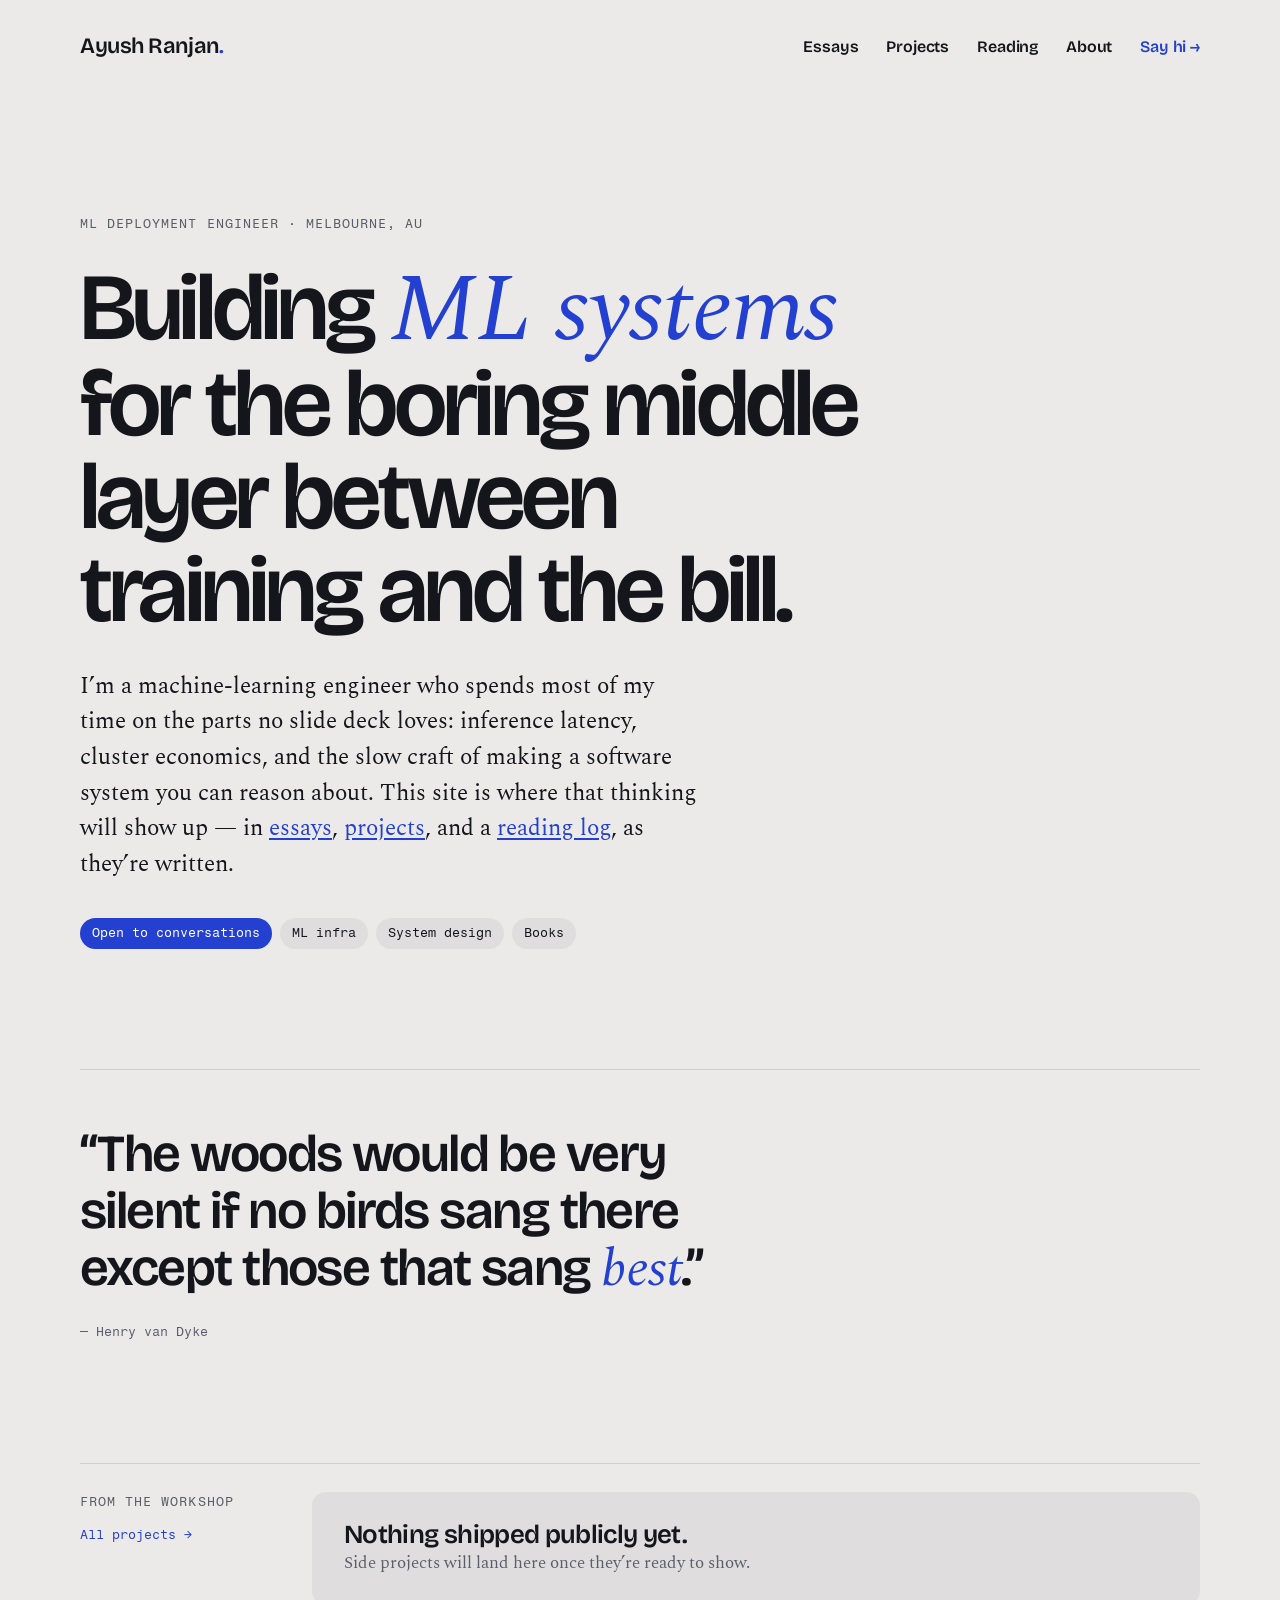
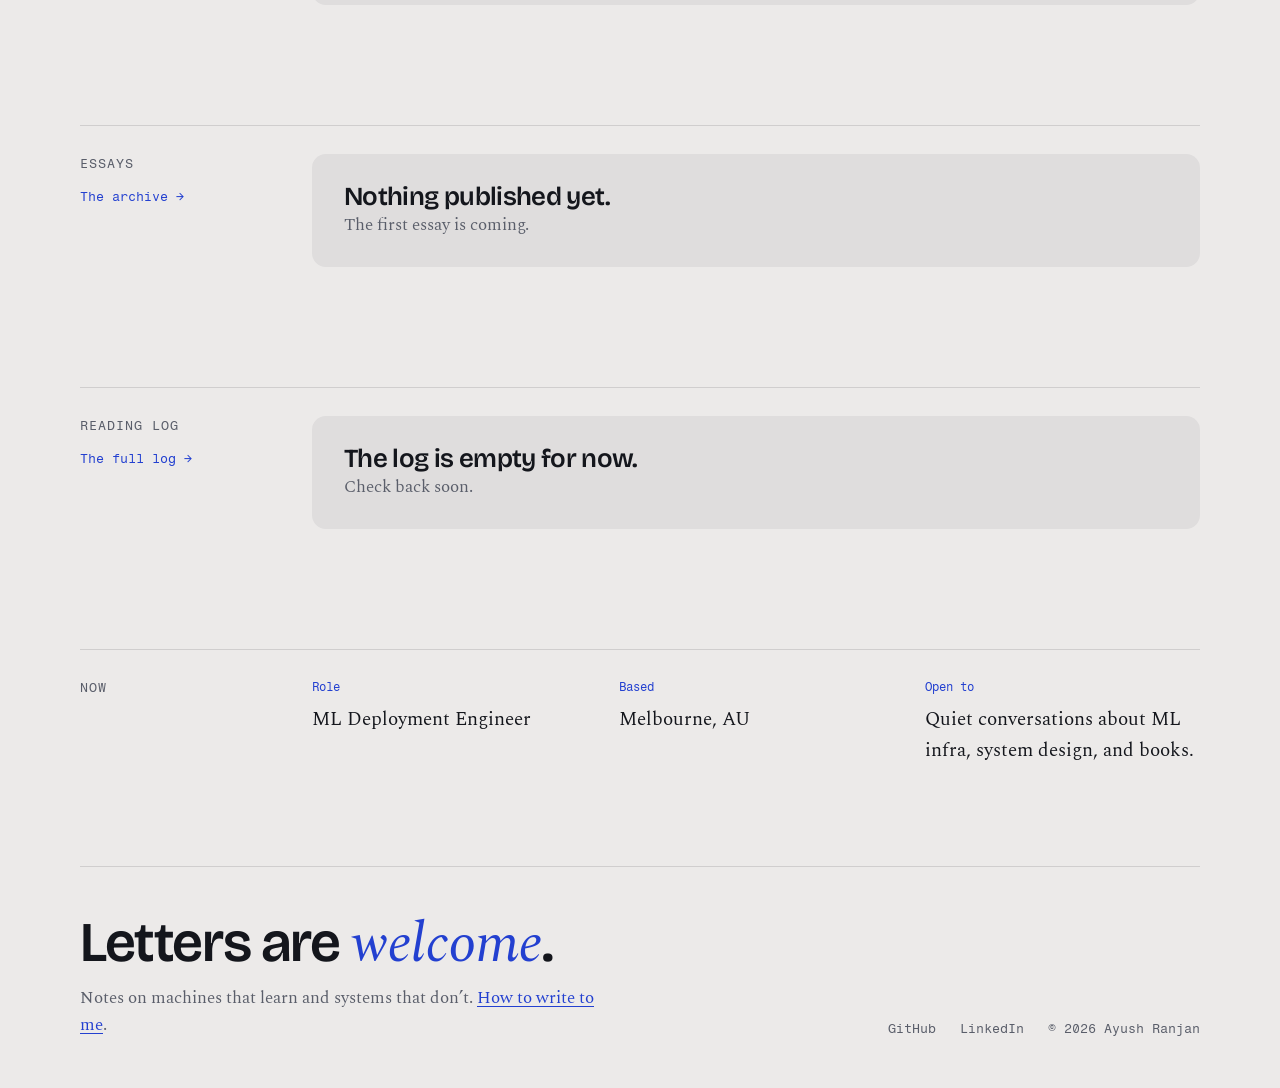
<file: index.html>
<!doctype html>
<html lang="en">
<head>
  <meta charset="utf-8">
  <meta name="viewport" content="width=device-width, initial-scale=1">
  <title>Ayush Ranjan — Notes on machines that learn and systems that don&rsquo;t.</title>
  <meta name="description" content="Ayush Ranjan, machine-learning engineer in Melbourne. Essays, projects and a reading log on ML infrastructure and software design.">
  <link rel="preconnect" href="https://fonts.googleapis.com">
  <link rel="preconnect" href="https://fonts.gstatic.com" crossorigin>
  <link href="https://fonts.googleapis.com/css2?family=Bricolage+Grotesque:opsz,wght@12..96,400..700&family=Fragment+Mono&family=Spectral:ital,wght@0,400;0,500;1,400&display=swap" rel="stylesheet">
  <link rel="stylesheet" href="site.css">
</head>
<body>
  <a class="skip-link" href="#main">Skip to content</a>

  <header class="wrap site-header">
    <a href="index.html" class="brand" aria-current="page">Ayush Ranjan<span>.</span></a>
    <nav class="site-nav" aria-label="Main">
      <a href="writing.html">Essays</a>
      <a href="projects.html">Projects</a>
      <a href="reading.html">Reading</a>
      <a href="about.html">About</a>
      <a href="about.html#contact" class="cta">Say hi &rarr;</a>
    </nav>
  </header>

  <main id="main">
    <section class="wrap hero">
      <p class="label">ML Deployment Engineer &middot; Melbourne, AU</p>
      <h1 class="h hero-title">Building <span class="accent-word">ML systems</span> for the boring middle layer between training and the bill.</h1>
      <p class="lede">
        I&rsquo;m a machine-learning engineer who spends most of my time on the parts no
        slide deck loves: inference latency, cluster economics, and the slow craft of
        making a software system you can reason about. This site is where that thinking
        will show up &mdash; in <a href="writing.html">essays</a>, <a href="projects.html">projects</a>,
        and a <a href="reading.html">reading log</a>, as they&rsquo;re written.
      </p>
      <ul class="pills" aria-label="Open to conversations about">
        <li class="pill pill--accent">Open to conversations</li>
        <li class="pill">ML infra</li>
        <li class="pill">System design</li>
        <li class="pill">Books</li>
      </ul>
    </section>

    <section class="wrap section" aria-label="A quote">
      <figure class="quote">
        <blockquote>
          <p class="h">&ldquo;The woods would be very silent if no birds sang there except those that sang <span class="accent-word">best</span>.&rdquo;</p>
        </blockquote>
        <figcaption class="meta">&mdash; Henry van Dyke</figcaption>
      </figure>
    </section>

    <section class="wrap section" aria-labelledby="projects-h">
      <div class="section-grid">
        <div class="section-side">
          <h2 class="label" id="projects-h">From the workshop</h2>
          <a href="projects.html" class="more">All projects &rarr;</a>
        </div>
        <div>
          <div class="empty">
            <p class="h empty-title">Nothing shipped publicly yet.</p>
            <p>Side projects will land here once they&rsquo;re ready to show.</p>
          </div>
          <!-- When you have projects, replace the .empty block with:
          <ul class="rows">
            <li>
              <a href="projects/your-project.html" class="row">
                <span class="meta">01</span>
                <span><span class="h row-title">Project name</span><span class="row-desc">One line on what it does.</span></span>
                <span class="meta">2026 · Tool</span>
              </a>
            </li>
          </ul>
          -->
        </div>
      </div>
    </section>

    <section class="wrap section" aria-labelledby="essays-h">
      <div class="section-grid">
        <div class="section-side">
          <h2 class="label" id="essays-h">Essays</h2>
          <a href="writing.html" class="more">The archive &rarr;</a>
        </div>
        <div>
          <div class="empty">
            <p class="h empty-title">Nothing published yet.</p>
            <p>The first essay is coming.</p>
          </div>
          <!-- When you have essays, replace the .empty block with up to three cards:
          <div class="cards">
            <a href="essays/your-essay.html" class="card">
              <span class="meta">Nov 2026 · 6 min</span>
              <h3 class="h card-title">Essay title</h3>
              <p>One-sentence summary.</p>
            </a>
          </div>
          -->
        </div>
      </div>
    </section>

    <section class="wrap section" aria-labelledby="reading-h">
      <div class="section-grid">
        <div class="section-side">
          <h2 class="label" id="reading-h">Reading log</h2>
          <a href="reading.html" class="more">The full log &rarr;</a>
        </div>
        <div class="empty">
          <p class="h empty-title">The log is empty for now.</p>
          <p>Check back soon.</p>
        </div>
      </div>
    </section>

    <section class="wrap" aria-labelledby="now-h">
      <div class="section-grid">
        <h2 class="label" id="now-h">Now</h2>
        <dl class="now">
          <div><dt>Role</dt><dd>ML Deployment Engineer</dd></div>
          <div><dt>Based</dt><dd>Melbourne, AU</dd></div>
          <div><dt>Open to</dt><dd>Quiet conversations about ML infra, system design, and books.</dd></div>
        </dl>
      </div>
    </section>
  </main>

  <footer class="wrap site-footer">
    <div class="footer-grid">
      <div>
        <p class="h footer-line">Letters are <span class="accent-word">welcome</span>.</p>
        <p class="footer-sub">Notes on machines that learn and systems that don&rsquo;t. <a href="about.html#contact">How to write to me</a>.</p>
      </div>
      <div class="footer-links">
        <a href="https://github.com/AyushRanjan15" target="_blank" rel="noopener">GitHub</a>
        <a href="https://www.linkedin.com/in/ayush-ranjan-015" target="_blank" rel="noopener">LinkedIn</a>
        <span>&copy; 2026 Ayush Ranjan</span>
      </div>
    </div>
  </footer>
</body>
</html>
</file>
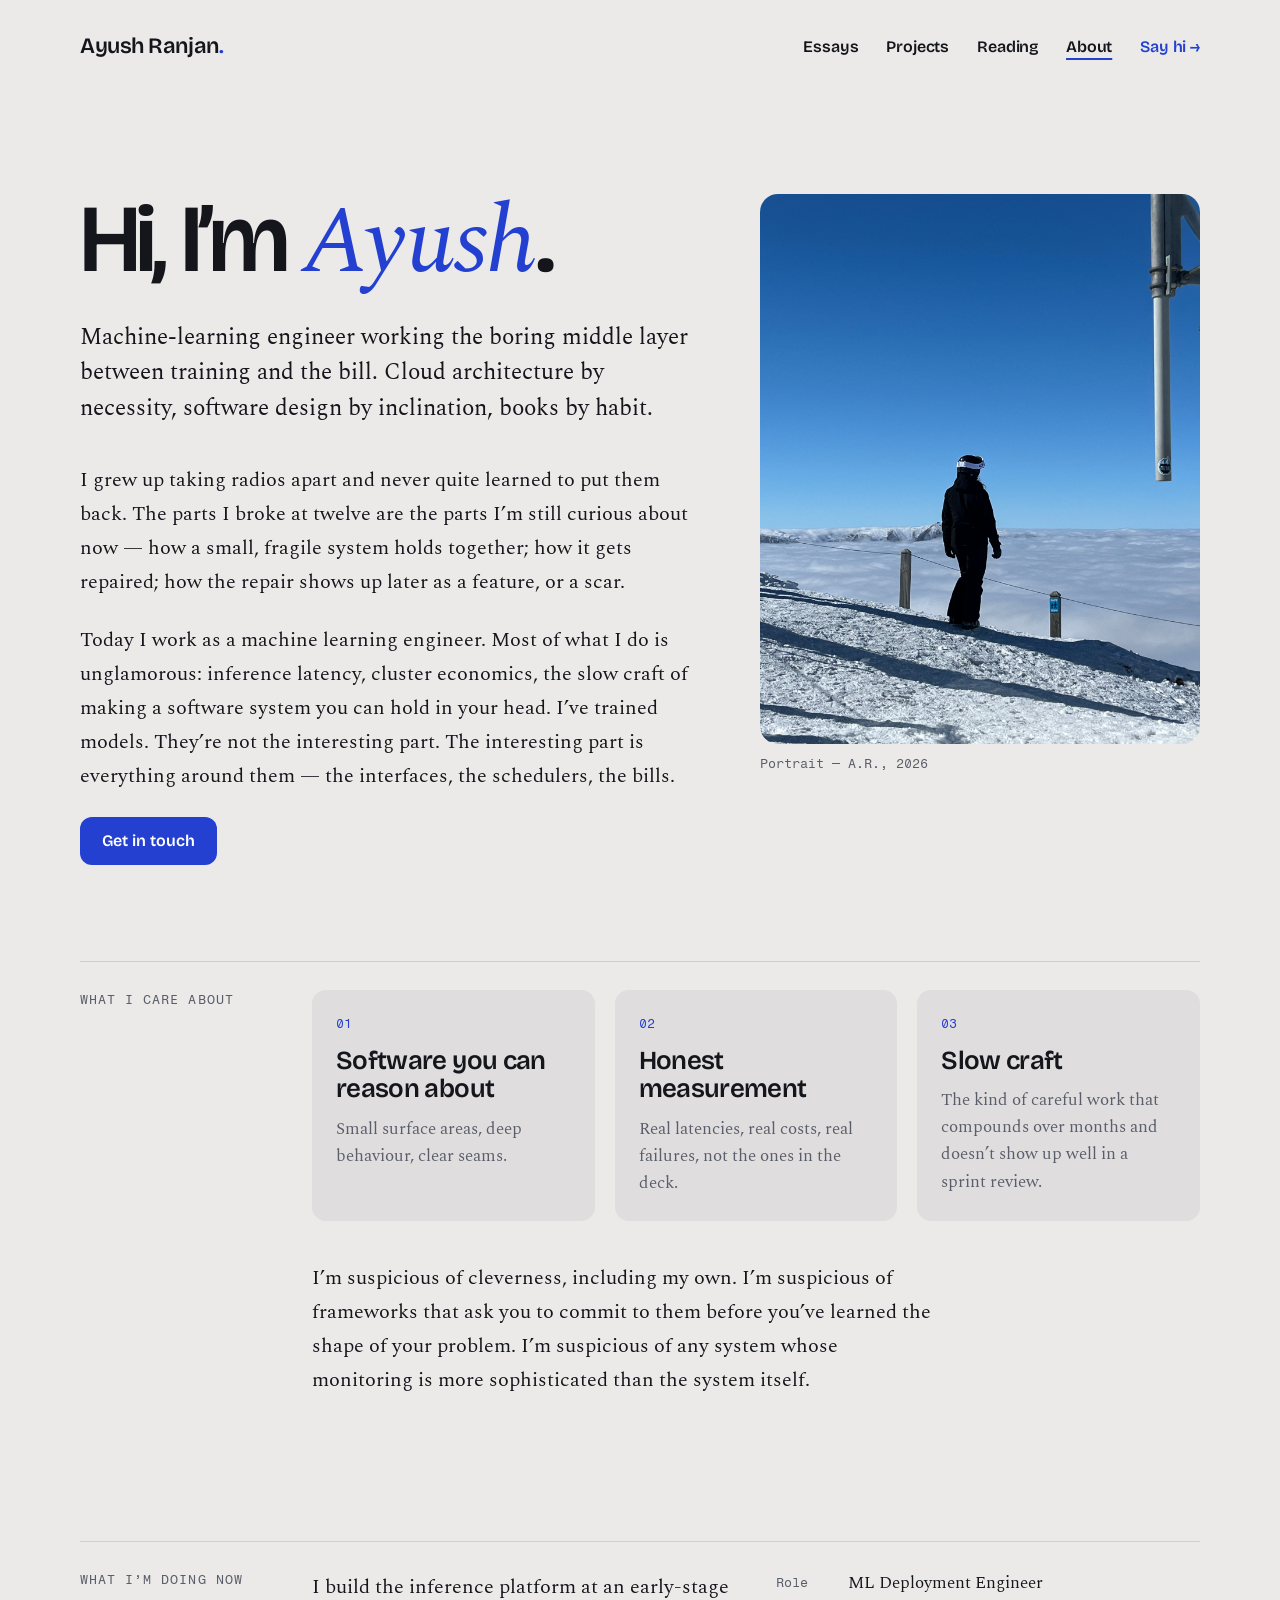
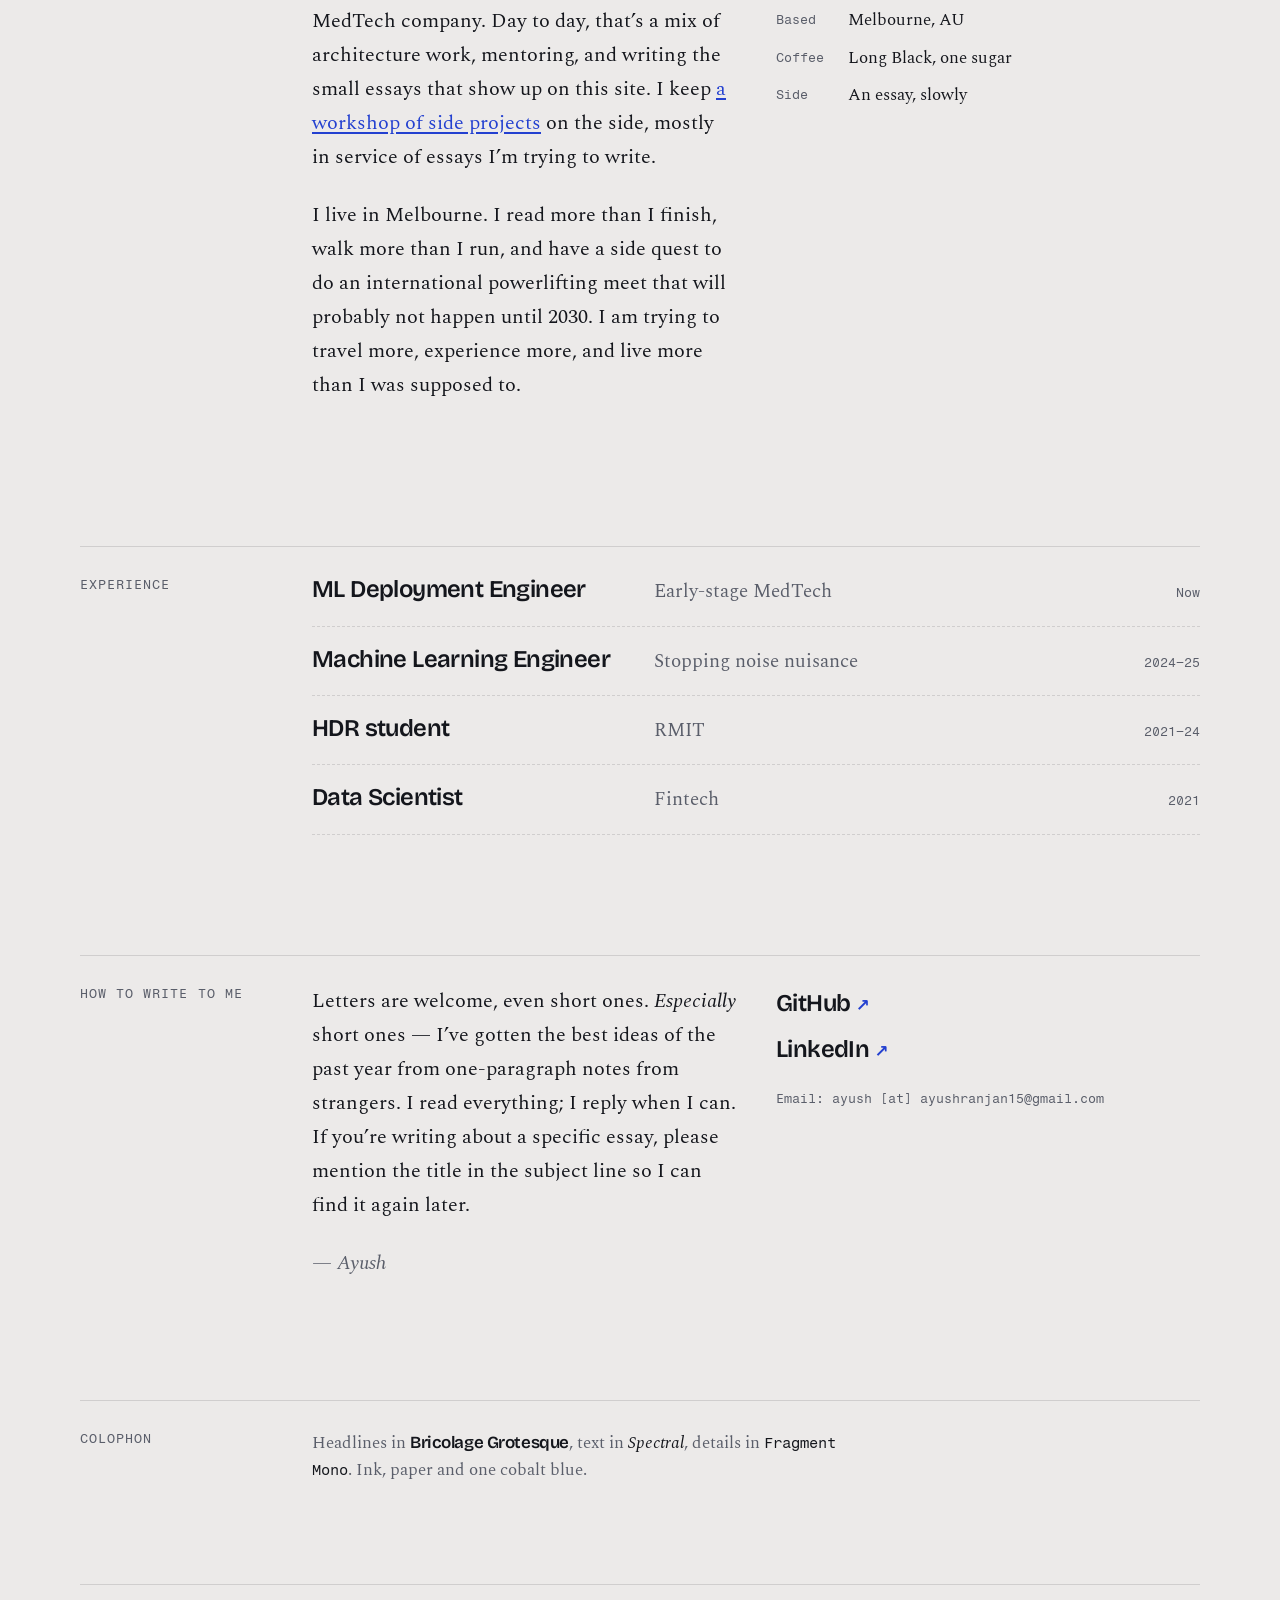
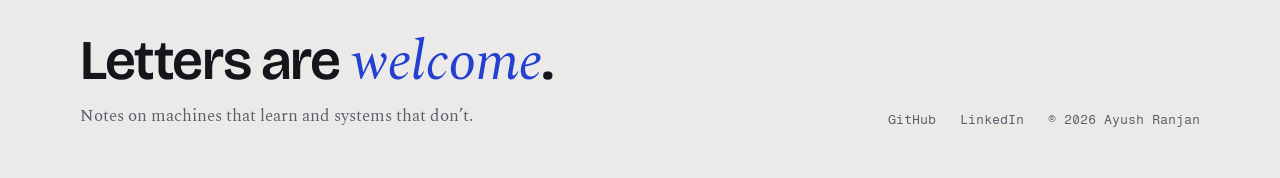
<file: about.html>
<!doctype html>
<html lang="en">
<head>
  <meta charset="utf-8">
  <meta name="viewport" content="width=device-width, initial-scale=1">
  <title>About — Ayush Ranjan</title>
  <meta name="description" content="About Ayush Ranjan, machine-learning engineer in Melbourne.">
  <link rel="preconnect" href="https://fonts.googleapis.com">
  <link rel="preconnect" href="https://fonts.gstatic.com" crossorigin>
  <link href="https://fonts.googleapis.com/css2?family=Bricolage+Grotesque:opsz,wght@12..96,400..700&family=Fragment+Mono&family=Spectral:ital,wght@0,400;0,500;1,400&display=swap" rel="stylesheet">
  <link rel="stylesheet" href="site.css">
</head>
<body>
  <a class="skip-link" href="#main">Skip to content</a>

  <header class="wrap site-header">
    <a href="index.html" class="brand">Ayush Ranjan<span>.</span></a>
    <nav class="site-nav" aria-label="Main">
      <a href="writing.html">Essays</a>
      <a href="projects.html">Projects</a>
      <a href="reading.html">Reading</a>
      <a href="about.html" aria-current="page">About</a>
      <a href="#contact" class="cta">Say hi &rarr;</a>
    </nav>
  </header>

  <main id="main">
    <section class="wrap about-intro">
      <div>
        <h1 class="h page-title">Hi, I&rsquo;m <span class="accent-word">Ayush</span>.</h1>
        <p class="lede">
          Machine-learning engineer working the boring middle layer between training and the bill.
          Cloud architecture by necessity, software design by inclination, books by habit.
        </p>
        <div class="prose">
          <p>
            I grew up taking radios apart and never quite learned to put them back. The
            parts I broke at twelve are the parts I&rsquo;m still curious about now &mdash;
            how a small, fragile system holds together; how it gets repaired; how the
            repair shows up later as a feature, or a scar.
          </p>
          <p>
            Today I work as a machine learning engineer. Most of what I do is unglamorous:
            inference latency, cluster economics, the slow craft of making a software
            system you can hold in your head. I&rsquo;ve trained models. They&rsquo;re not
            the interesting part. The interesting part is everything around them &mdash; the
            interfaces, the schedulers, the bills.
          </p>
        </div>
        <a href="#contact" class="btn">Get in touch</a>
      </div>
      <figure class="portrait">
        <img src="photos/me_for_about_page.JPG" alt="Ayush Ranjan on a ski slope" width="4032" height="3024" loading="eager">
        <figcaption class="meta">Portrait &mdash; A.R., 2026</figcaption>
      </figure>
    </section>

    <section class="wrap section" aria-labelledby="care-h">
      <div class="section-grid">
        <h2 class="label" id="care-h">What I care about</h2>
        <div>
          <div class="cards">
            <div class="card">
              <span class="meta" style="color:var(--accent)">01</span>
              <h3 class="h card-title">Software you can reason about</h3>
              <p>Small surface areas, deep behaviour, clear seams.</p>
            </div>
            <div class="card">
              <span class="meta" style="color:var(--accent)">02</span>
              <h3 class="h card-title">Honest measurement</h3>
              <p>Real latencies, real costs, real failures, not the ones in the deck.</p>
            </div>
            <div class="card">
              <span class="meta" style="color:var(--accent)">03</span>
              <h3 class="h card-title">Slow craft</h3>
              <p>The kind of careful work that compounds over months and doesn&rsquo;t show up well in a sprint review.</p>
            </div>
          </div>
          <div class="prose" style="margin-top:40px;max-width:62ch">
            <p>
              I&rsquo;m suspicious of cleverness, including my own. I&rsquo;m suspicious of
              frameworks that ask you to commit to them before you&rsquo;ve learned the
              shape of your problem. I&rsquo;m suspicious of any system whose monitoring is
              more sophisticated than the system itself.
            </p>
          </div>
        </div>
      </div>
    </section>

    <section class="wrap section" aria-labelledby="now-h">
      <div class="section-grid">
        <h2 class="label" id="now-h">What I&rsquo;m doing now</h2>
        <div class="split">
          <div class="prose">
            <p>
              I build the inference platform at an early-stage MedTech company. Day to day,
              that&rsquo;s a mix of architecture work, mentoring, and writing the small
              essays that show up on this site. I keep <a href="projects.html">a workshop of side projects</a>
              on the side, mostly in service of essays I&rsquo;m trying to write.
            </p>
            <p>
              I live in Melbourne. I read more than I finish, walk more than I run, and
              have a side quest to do an international powerlifting meet that will probably not happen until 2030.
              I am trying to travel more, experience more, and live more than I was supposed to.
            </p>
          </div>
          <dl class="facts">
            <dt>Role</dt><dd>ML Deployment Engineer</dd>
            <dt>Based</dt><dd>Melbourne, AU</dd>
            <dt>Coffee</dt><dd>Long Black, one sugar</dd>
            <dt>Side</dt><dd>An essay, slowly</dd>
          </dl>
        </div>
      </div>
    </section>

    <section class="wrap section" aria-labelledby="exp-h">
      <div class="section-grid">
        <h2 class="label" id="exp-h">Experience</h2>
        <ol class="timeline">
          <li><span class="h role">ML Deployment Engineer</span><span class="org">Early-stage MedTech</span><span class="meta">Now</span></li>
          <li><span class="h role">Machine Learning Engineer</span><span class="org">Stopping noise nuisance</span><span class="meta">2024&ndash;25</span></li>
          <li><span class="h role">HDR student</span><span class="org">RMIT</span><span class="meta">2021&ndash;24</span></li>
          <li><span class="h role">Data Scientist</span><span class="org">Fintech</span><span class="meta">2021</span></li>
        </ol>
      </div>
    </section>

    <section class="wrap" id="contact" aria-labelledby="contact-h">
      <div class="section-grid">
        <h2 class="label" id="contact-h">How to write to me</h2>
        <div class="split">
          <div class="prose">
            <p>
              Letters are welcome, even short ones. <em>Especially</em> short ones &mdash;
              I&rsquo;ve gotten the best ideas of the past year from one-paragraph notes
              from strangers. I read everything; I reply when I can. If you&rsquo;re writing
              about a specific essay, please mention the title in the subject line so I can
              find it again later.
            </p>
            <p style="font-style:italic;color:var(--muted)">&mdash; Ayush</p>
          </div>
          <div>
            <ul class="link-list h">
              <li><a href="https://github.com/AyushRanjan15" target="_blank" rel="noopener">GitHub <span class="arrow" aria-hidden="true">&#8599;</span></a></li>
              <li><a href="https://www.linkedin.com/in/ayush-ranjan-015" target="_blank" rel="noopener">LinkedIn <span class="arrow" aria-hidden="true">&#8599;</span></a></li>
            </ul>
            <p class="meta" style="margin:20px 0 0">Email: ayush&nbsp;[at]&nbsp;ayushranjan15@gmail.com</p>
          </div>
        </div>
      </div>
    </section>

    <section class="wrap" style="padding-top:96px" aria-labelledby="colophon-h">
      <div class="section-grid">
        <h2 class="label" id="colophon-h">Colophon</h2>
        <p style="margin:0;color:var(--muted);font-size:17px;max-width:62ch">
          Headlines in <span class="h" style="color:var(--fg)">Bricolage Grotesque</span>, text in
          <span style="color:var(--fg);font-style:italic">Spectral</span>, details in
          <span class="mono" style="color:var(--fg);font-size:15px">Fragment Mono</span>.
          Ink, paper and one cobalt blue.
        </p>
      </div>
    </section>
  </main>

  <footer class="wrap site-footer">
    <div class="footer-grid">
      <div>
        <p class="h footer-line">Letters are <span class="accent-word">welcome</span>.</p>
        <p class="footer-sub">Notes on machines that learn and systems that don&rsquo;t.</p>
      </div>
      <div class="footer-links">
        <a href="https://github.com/AyushRanjan15" target="_blank" rel="noopener">GitHub</a>
        <a href="https://www.linkedin.com/in/ayush-ranjan-015" target="_blank" rel="noopener">LinkedIn</a>
        <span>&copy; 2026 Ayush Ranjan</span>
      </div>
    </div>
  </footer>
</body>
</html>
</file>
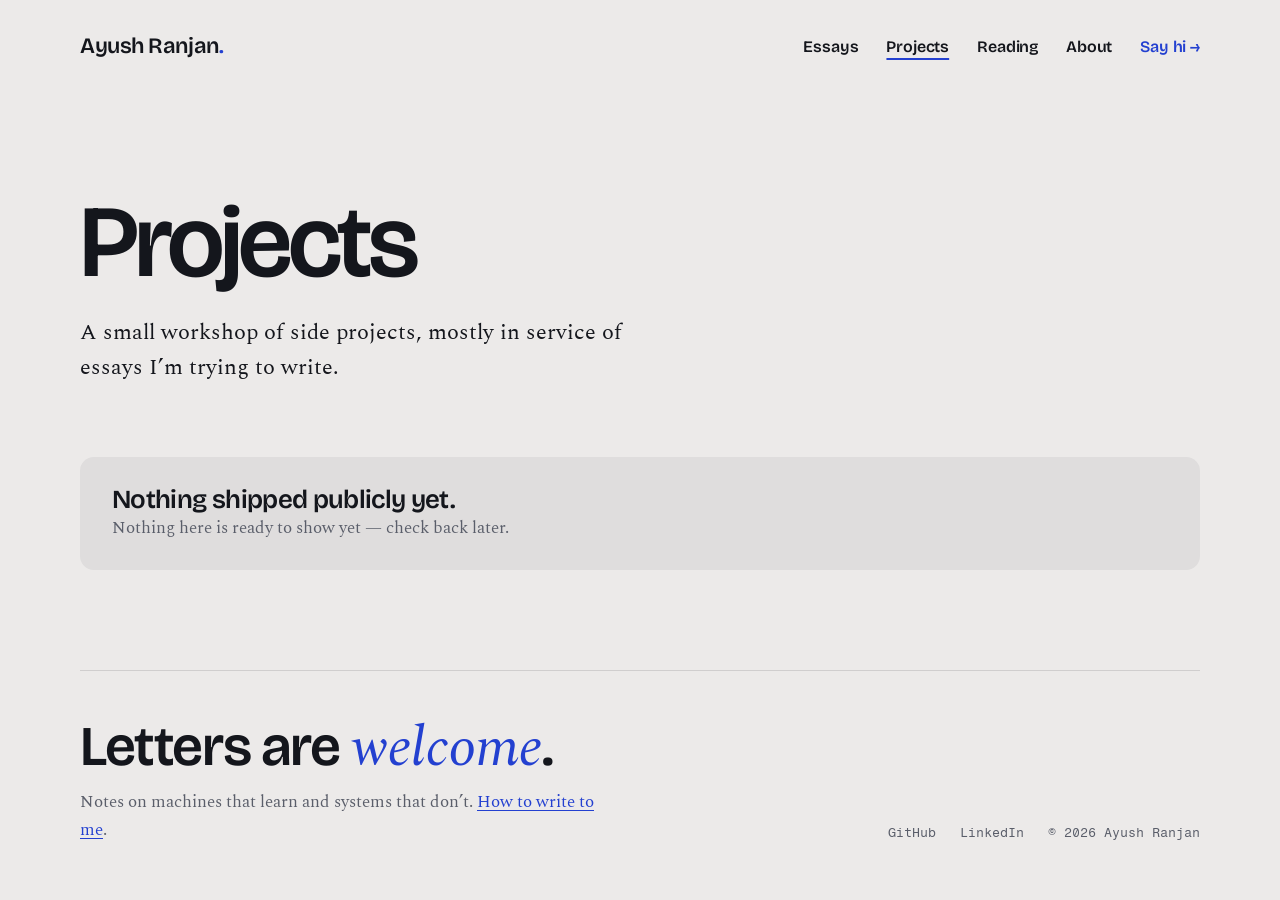
<file: projects.html>
<!doctype html>
<html lang="en">
<head>
  <meta charset="utf-8">
  <meta name="viewport" content="width=device-width, initial-scale=1">
  <title>Projects — Ayush Ranjan</title>
  <link rel="preconnect" href="https://fonts.googleapis.com">
  <link rel="preconnect" href="https://fonts.gstatic.com" crossorigin>
  <link href="https://fonts.googleapis.com/css2?family=Bricolage+Grotesque:opsz,wght@12..96,400..700&family=Fragment+Mono&family=Spectral:ital,wght@0,400;0,500;1,400&display=swap" rel="stylesheet">
  <link rel="stylesheet" href="site.css">
</head>
<body>
  <a class="skip-link" href="#main">Skip to content</a>

  <header class="wrap site-header">
    <a href="index.html" class="brand">Ayush Ranjan<span>.</span></a>
    <nav class="site-nav" aria-label="Main">
      <a href="writing.html">Essays</a>
      <a href="projects.html" aria-current="page">Projects</a>
      <a href="reading.html">Reading</a>
      <a href="about.html">About</a>
      <a href="about.html#contact" class="cta">Say hi &rarr;</a>
    </nav>
  </header>

  <main id="main">
    <section class="wrap page-head">
      <h1 class="h page-title">Projects</h1>
      <p class="page-intro">A small workshop of side projects, mostly in service of essays I&rsquo;m trying to write.</p>
    </section>

    <section class="wrap">
      <div class="empty">
        <p class="h empty-title">Nothing shipped publicly yet.</p>
        <p>Nothing here is ready to show yet &mdash; check back later.</p>
      </div>
      <!-- When you have projects, replace the .empty block with a list like this
           (copy templates/project.html for each project's own page):
      <ul class="rows">
        <li>
          <a href="projects/your-project.html" class="row">
            <span class="meta">01</span>
            <span><span class="h row-title">Project name</span><span class="row-desc">One line on what it does and why.</span></span>
            <span class="meta">2026 · Tool</span>
          </a>
        </li>
      </ul>
      -->
    </section>
  </main>

  <footer class="wrap site-footer">
    <div class="footer-grid">
      <div>
        <p class="h footer-line">Letters are <span class="accent-word">welcome</span>.</p>
        <p class="footer-sub">Notes on machines that learn and systems that don&rsquo;t. <a href="about.html#contact">How to write to me</a>.</p>
      </div>
      <div class="footer-links">
        <a href="https://github.com/AyushRanjan15" target="_blank" rel="noopener">GitHub</a>
        <a href="https://www.linkedin.com/in/ayush-ranjan-015" target="_blank" rel="noopener">LinkedIn</a>
        <span>&copy; 2026 Ayush Ranjan</span>
      </div>
    </div>
  </footer>
</body>
</html>
</file>
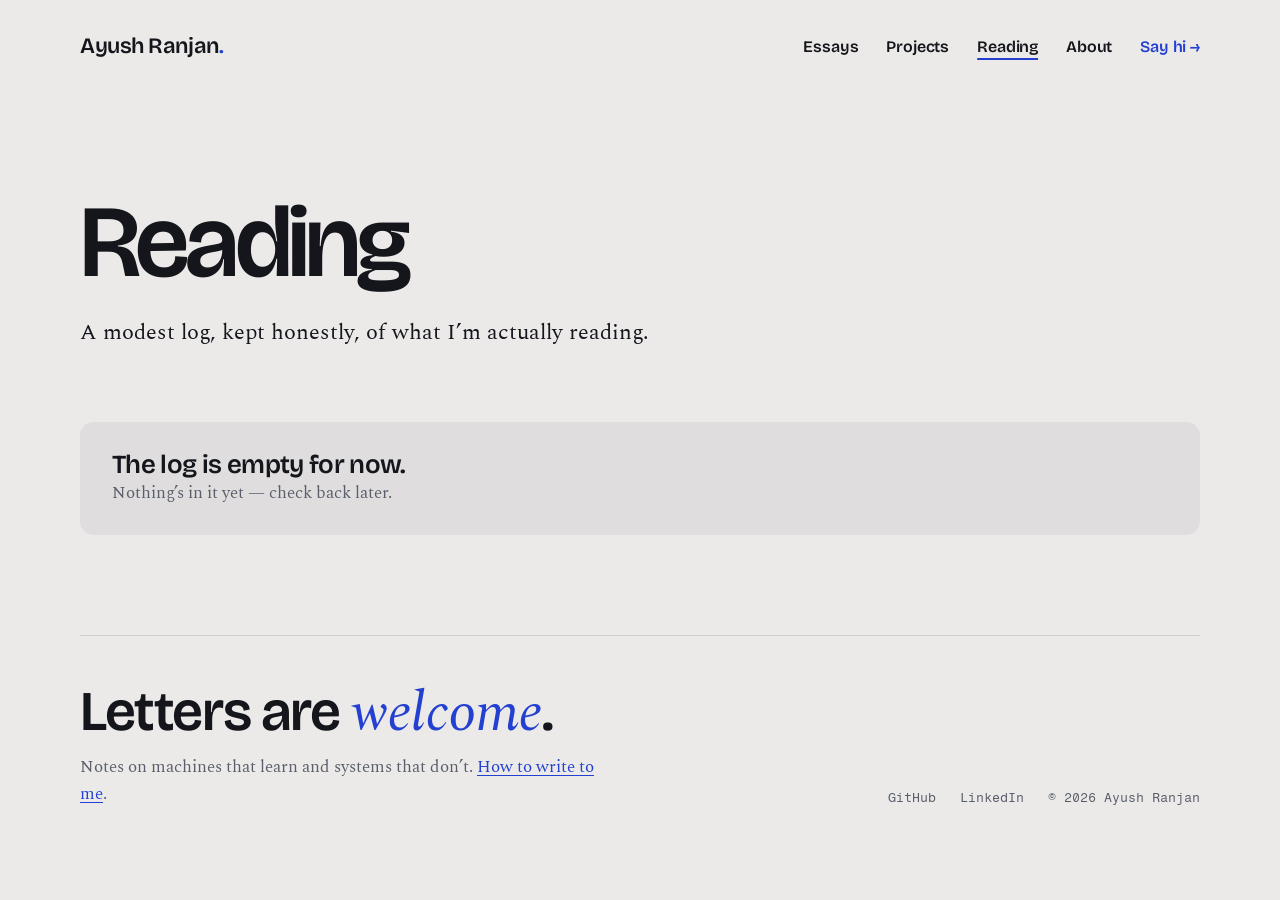
<file: reading.html>
<!doctype html>
<html lang="en">
<head>
  <meta charset="utf-8">
  <meta name="viewport" content="width=device-width, initial-scale=1">
  <title>Reading log — Ayush Ranjan</title>
  <link rel="preconnect" href="https://fonts.googleapis.com">
  <link rel="preconnect" href="https://fonts.gstatic.com" crossorigin>
  <link href="https://fonts.googleapis.com/css2?family=Bricolage+Grotesque:opsz,wght@12..96,400..700&family=Fragment+Mono&family=Spectral:ital,wght@0,400;0,500;1,400&display=swap" rel="stylesheet">
  <link rel="stylesheet" href="site.css">
</head>
<body>
  <a class="skip-link" href="#main">Skip to content</a>

  <header class="wrap site-header">
    <a href="index.html" class="brand">Ayush Ranjan<span>.</span></a>
    <nav class="site-nav" aria-label="Main">
      <a href="writing.html">Essays</a>
      <a href="projects.html">Projects</a>
      <a href="reading.html" aria-current="page">Reading</a>
      <a href="about.html">About</a>
      <a href="about.html#contact" class="cta">Say hi &rarr;</a>
    </nav>
  </header>

  <main id="main">
    <section class="wrap page-head">
      <h1 class="h page-title">Reading</h1>
      <p class="page-intro">A modest log, kept honestly, of what I&rsquo;m actually reading.</p>
    </section>

    <section class="wrap">
      <div class="empty">
        <p class="h empty-title">The log is empty for now.</p>
        <p>Nothing&rsquo;s in it yet &mdash; check back later.</p>
      </div>
      <!-- When you start the log, replace the .empty block with a list like this:
      <ul class="rows">
        <li>
          <div class="row">
            <span class="meta">01</span>
            <span><span class="h row-title">Book title</span><span class="row-desc">Author — a line on what you thought.</span></span>
            <span class="meta">Reading</span>
          </div>
        </li>
      </ul>
      -->
    </section>
  </main>

  <footer class="wrap site-footer">
    <div class="footer-grid">
      <div>
        <p class="h footer-line">Letters are <span class="accent-word">welcome</span>.</p>
        <p class="footer-sub">Notes on machines that learn and systems that don&rsquo;t. <a href="about.html#contact">How to write to me</a>.</p>
      </div>
      <div class="footer-links">
        <a href="https://github.com/AyushRanjan15" target="_blank" rel="noopener">GitHub</a>
        <a href="https://www.linkedin.com/in/ayush-ranjan-015" target="_blank" rel="noopener">LinkedIn</a>
        <span>&copy; 2026 Ayush Ranjan</span>
      </div>
    </div>
  </footer>
</body>
</html>
</file>
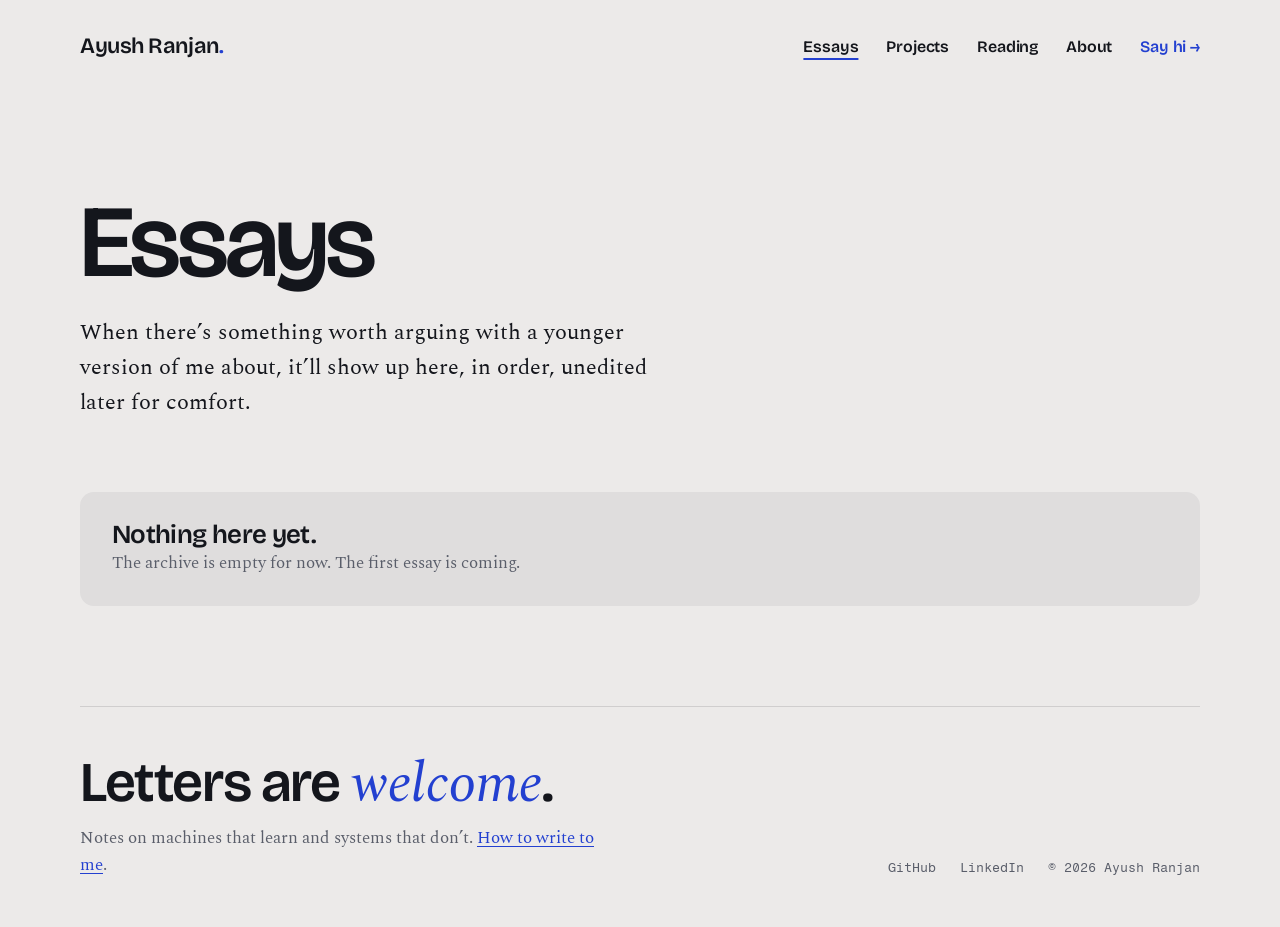
<file: writing.html>
<!doctype html>
<html lang="en">
<head>
  <meta charset="utf-8">
  <meta name="viewport" content="width=device-width, initial-scale=1">
  <title>Essays — Ayush Ranjan</title>
  <link rel="preconnect" href="https://fonts.googleapis.com">
  <link rel="preconnect" href="https://fonts.gstatic.com" crossorigin>
  <link href="https://fonts.googleapis.com/css2?family=Bricolage+Grotesque:opsz,wght@12..96,400..700&family=Fragment+Mono&family=Spectral:ital,wght@0,400;0,500;1,400&display=swap" rel="stylesheet">
  <link rel="stylesheet" href="site.css">
</head>
<body>
  <a class="skip-link" href="#main">Skip to content</a>

  <header class="wrap site-header">
    <a href="index.html" class="brand">Ayush Ranjan<span>.</span></a>
    <nav class="site-nav" aria-label="Main">
      <a href="writing.html" aria-current="page">Essays</a>
      <a href="projects.html">Projects</a>
      <a href="reading.html">Reading</a>
      <a href="about.html">About</a>
      <a href="about.html#contact" class="cta">Say hi &rarr;</a>
    </nav>
  </header>

  <main id="main">
    <section class="wrap page-head">
      <h1 class="h page-title">Essays</h1>
      <p class="page-intro">When there&rsquo;s something worth arguing with a younger version of me about, it&rsquo;ll show up here, in order, unedited later for comfort.</p>
    </section>

    <section class="wrap">
      <div class="empty">
        <p class="h empty-title">Nothing here yet.</p>
        <p>The archive is empty for now. The first essay is coming.</p>
      </div>
      <!-- When you have essays, replace the .empty block with a list like this
           (copy templates/essay.html for each essay's own page):
      <h2 class="label" style="margin-bottom:12px">2026</h2>
      <ul class="rows">
        <li>
          <a href="essays/your-essay.html" class="row row--dated">
            <span class="meta">Nov 13</span>
            <span class="h row-title">Essay title</span>
            <span class="meta">6 min</span>
          </a>
        </li>
      </ul>
      -->
    </section>
  </main>

  <footer class="wrap site-footer">
    <div class="footer-grid">
      <div>
        <p class="h footer-line">Letters are <span class="accent-word">welcome</span>.</p>
        <p class="footer-sub">Notes on machines that learn and systems that don&rsquo;t. <a href="about.html#contact">How to write to me</a>.</p>
      </div>
      <div class="footer-links">
        <a href="https://github.com/AyushRanjan15" target="_blank" rel="noopener">GitHub</a>
        <a href="https://www.linkedin.com/in/ayush-ranjan-015" target="_blank" rel="noopener">LinkedIn</a>
        <span>&copy; 2026 Ayush Ranjan</span>
      </div>
    </div>
  </footer>
</body>
</html>
</file>
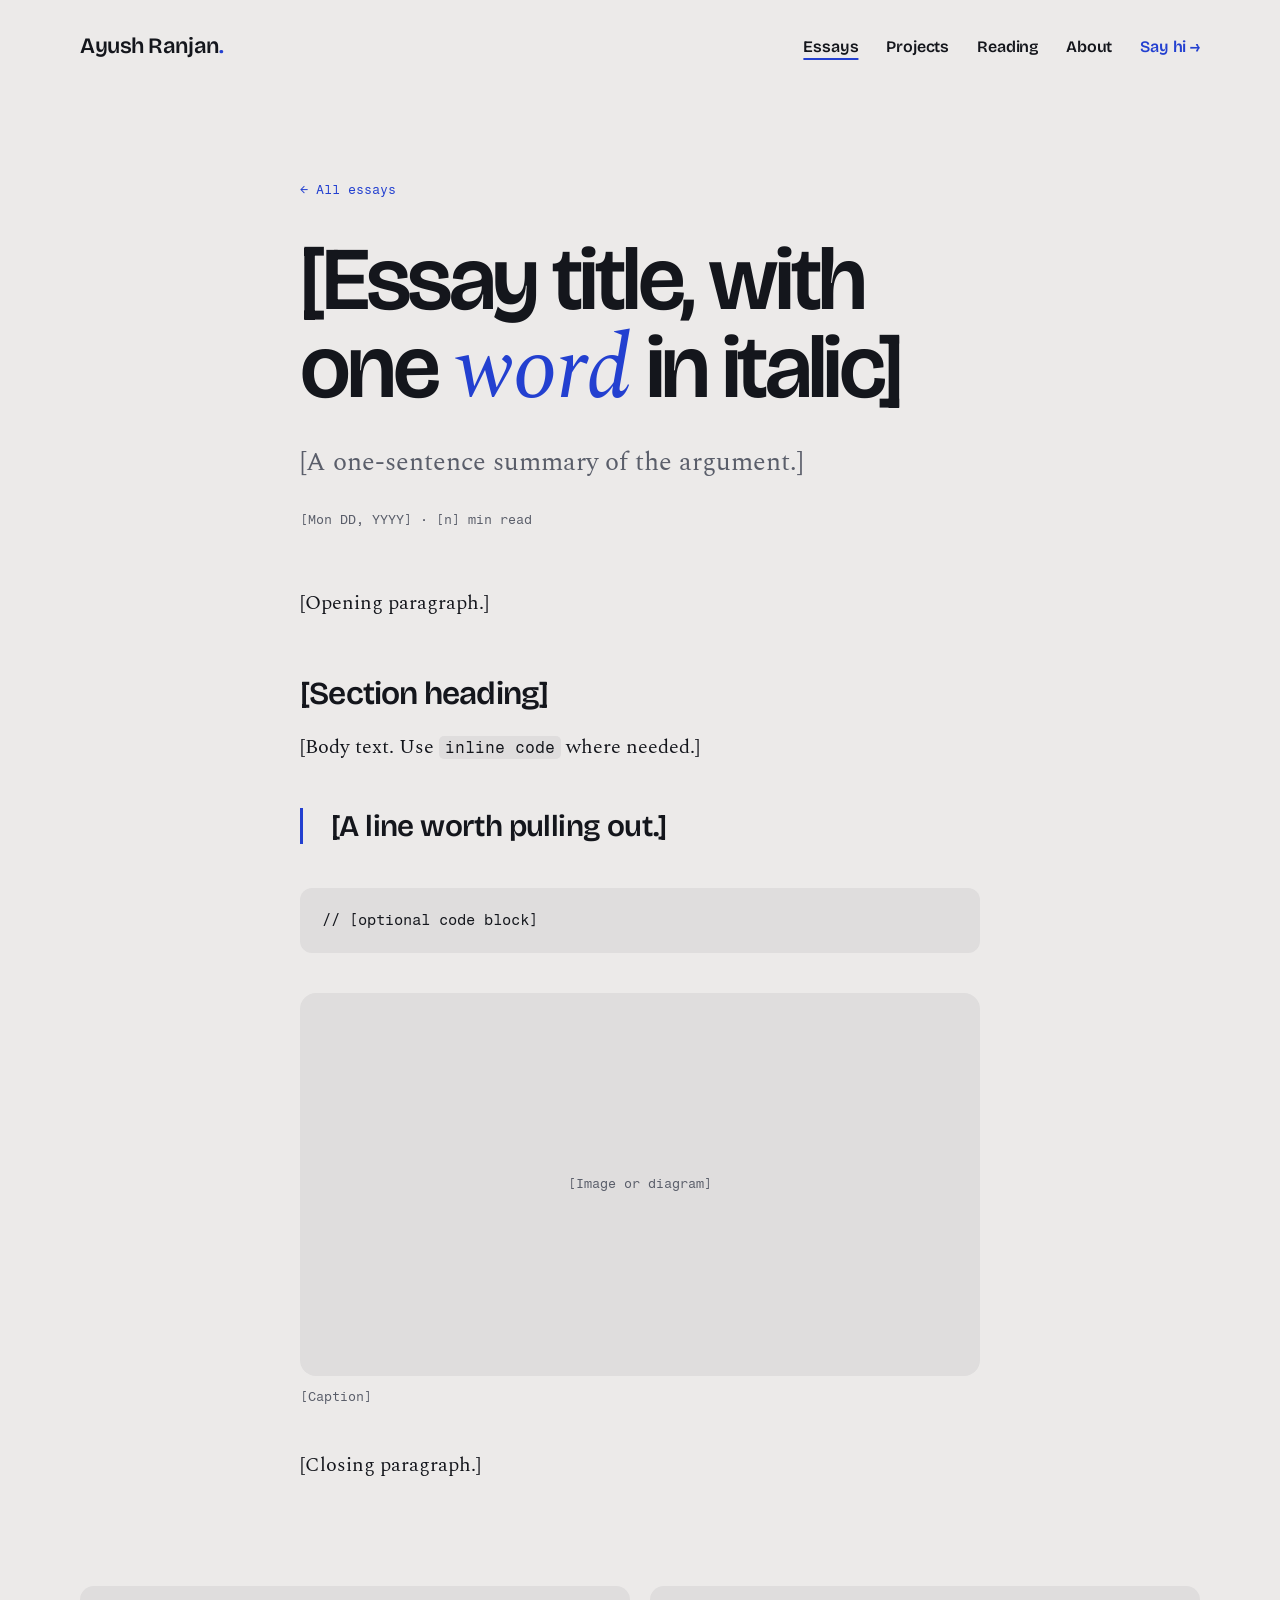
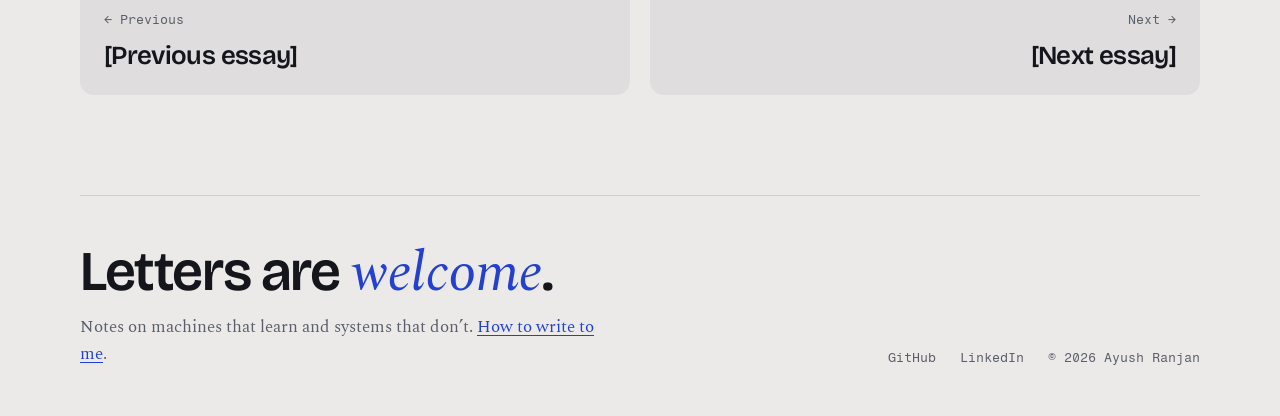
<file: templates/essay.html>
<!--
  ESSAY TEMPLATE
  Copy to essays/your-essay-slug.html (one folder down from the site root,
  so the ../ links work), replace everything in [brackets], then link it
  from writing.html and the Essays section of index.html.
-->
<!doctype html>
<html lang="en">
<head>
  <meta charset="utf-8">
  <meta name="viewport" content="width=device-width, initial-scale=1">
  <title>Essay title — Ayush Ranjan</title>
  <link rel="preconnect" href="https://fonts.googleapis.com">
  <link rel="preconnect" href="https://fonts.gstatic.com" crossorigin>
  <link href="https://fonts.googleapis.com/css2?family=Bricolage+Grotesque:opsz,wght@12..96,400..700&family=Fragment+Mono&family=Spectral:ital,wght@0,400;0,500;1,400&display=swap" rel="stylesheet">
  <link rel="stylesheet" href="../site.css">
</head>
<body>
  <a class="skip-link" href="#main">Skip to content</a>

  <header class="wrap site-header">
    <a href="../index.html" class="brand">Ayush Ranjan<span>.</span></a>
    <nav class="site-nav" aria-label="Main">
      <a href="../writing.html" aria-current="page">Essays</a>
      <a href="../projects.html">Projects</a>
      <a href="../reading.html">Reading</a>
      <a href="../about.html">About</a>
      <a href="../about.html#contact" class="cta">Say hi &rarr;</a>
    </nav>
  </header>

  <main id="main">
    <article>
      <header class="wrap narrow article-head">
        <a href="../writing.html" class="more">&larr; All essays</a>
        <h1 class="h article-title">[Essay title, with one <span class="accent-word">word</span> in italic]</h1>
        <p class="article-dek">[A one-sentence summary of the argument.]</p>
        <p class="meta" style="margin:28px 0 0">[Mon DD, YYYY] &middot; [n] min read</p>
      </header>

      <div class="wrap narrow prose">
        <p>[Opening paragraph.]</p>

        <h2>[Section heading]</h2>
        <p>[Body text. Use <code>inline code</code> where needed.]</p>

        <blockquote><p>[A line worth pulling out.]</p></blockquote>

        <pre><code>// [optional code block]</code></pre>

        <figure>
          <div class="placeholder">[Image or diagram]</div>
          <figcaption>[Caption]</figcaption>
        </figure>

        <p>[Closing paragraph.]</p>
      </div>
    </article>

    <nav class="wrap" style="padding-top:80px" aria-label="More essays">
      <div class="cards cards--two">
        <a href="[previous-essay].html" class="card"><span class="meta">&larr; Previous</span><span class="h card-title">[Previous essay]</span></a>
        <a href="[next-essay].html" class="card" style="text-align:right"><span class="meta">Next &rarr;</span><span class="h card-title">[Next essay]</span></a>
      </div>
    </nav>
  </main>

  <footer class="wrap site-footer">
    <div class="footer-grid">
      <div>
        <p class="h footer-line">Letters are <span class="accent-word">welcome</span>.</p>
        <p class="footer-sub">Notes on machines that learn and systems that don&rsquo;t. <a href="../about.html#contact">How to write to me</a>.</p>
      </div>
      <div class="footer-links">
        <a href="https://github.com/AyushRanjan15" target="_blank" rel="noopener">GitHub</a>
        <a href="https://www.linkedin.com/in/ayush-ranjan-015" target="_blank" rel="noopener">LinkedIn</a>
        <span>&copy; 2026 Ayush Ranjan</span>
      </div>
    </div>
  </footer>
</body>
</html>
</file>
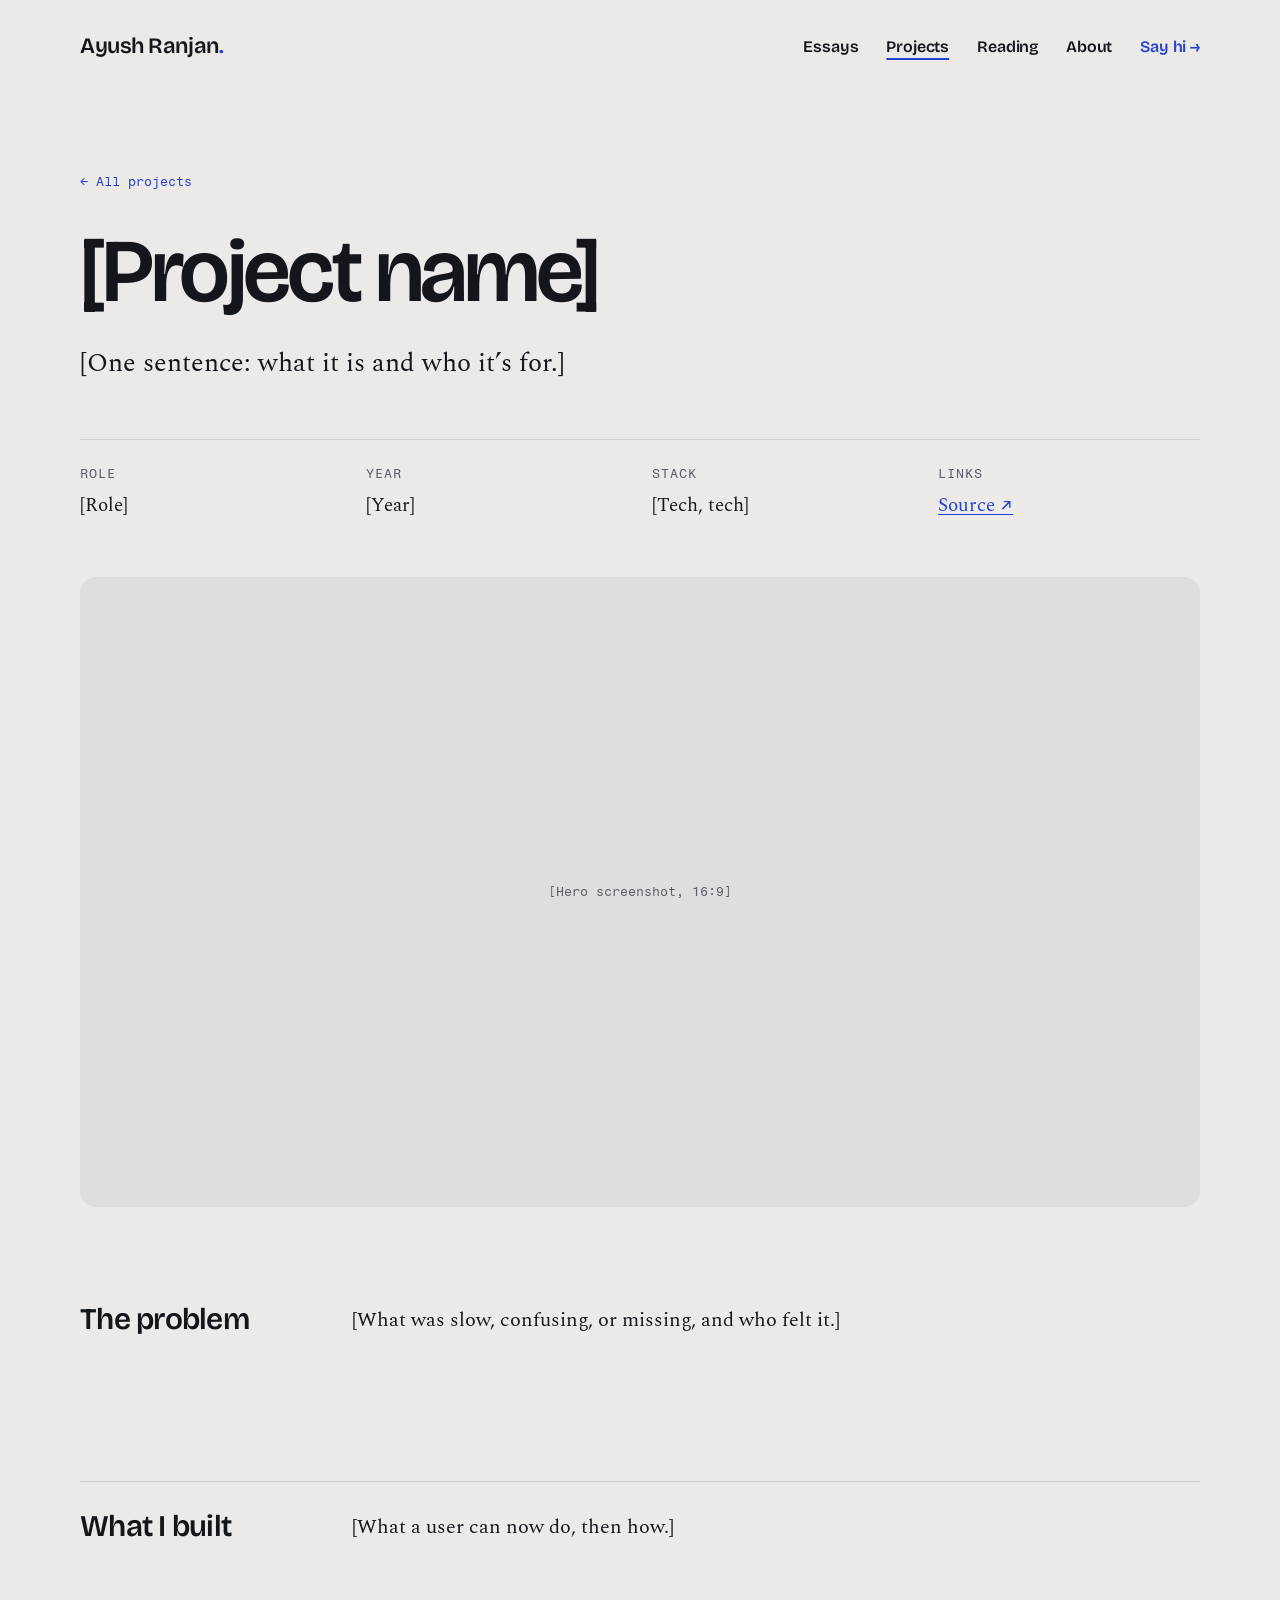
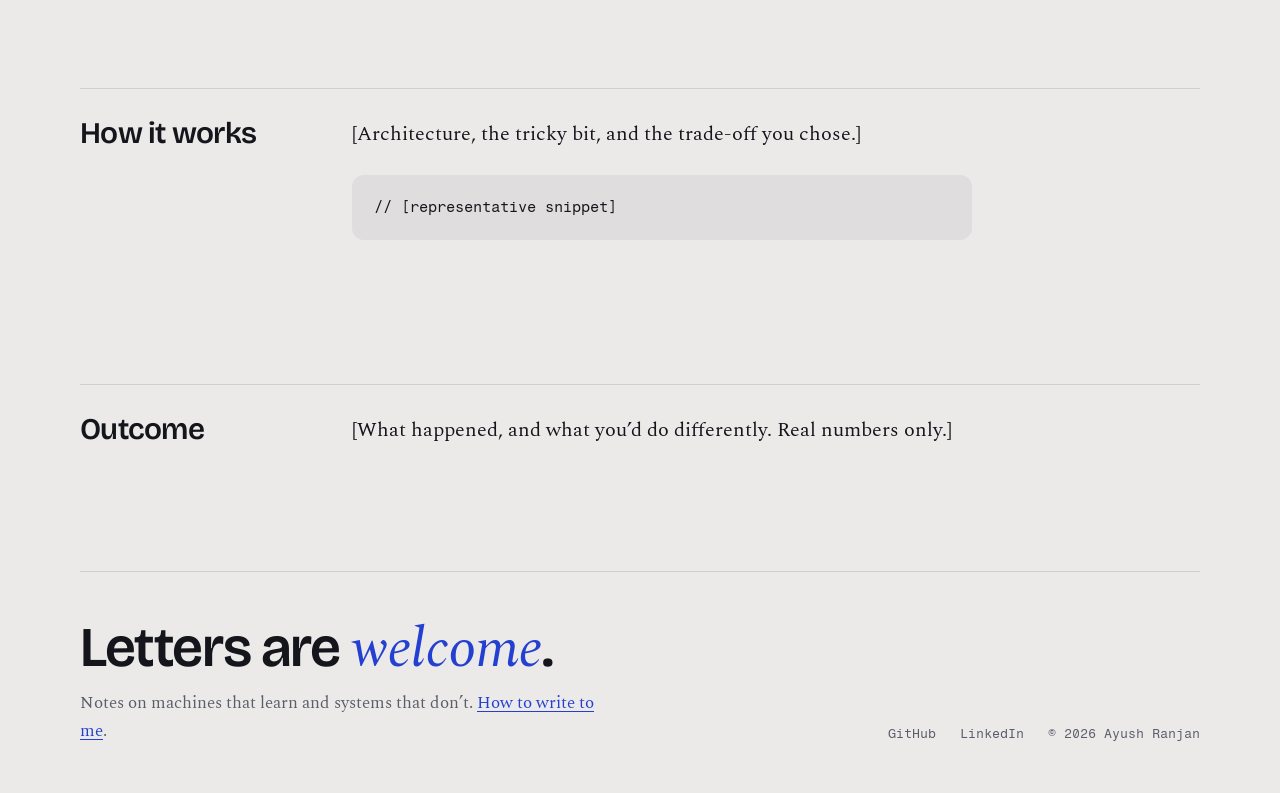
<file: templates/project.html>
<!--
  PROJECT TEMPLATE
  Copy to projects/your-project-slug.html (one folder down from the site root,
  so the ../ links work), replace everything in [brackets], then link it
  from projects.html and the workshop section of index.html.
-->
<!doctype html>
<html lang="en">
<head>
  <meta charset="utf-8">
  <meta name="viewport" content="width=device-width, initial-scale=1">
  <title>Project name — Ayush Ranjan</title>
  <link rel="preconnect" href="https://fonts.googleapis.com">
  <link rel="preconnect" href="https://fonts.gstatic.com" crossorigin>
  <link href="https://fonts.googleapis.com/css2?family=Bricolage+Grotesque:opsz,wght@12..96,400..700&family=Fragment+Mono&family=Spectral:ital,wght@0,400;0,500;1,400&display=swap" rel="stylesheet">
  <link rel="stylesheet" href="../site.css">
</head>
<body>
  <a class="skip-link" href="#main">Skip to content</a>

  <header class="wrap site-header">
    <a href="../index.html" class="brand">Ayush Ranjan<span>.</span></a>
    <nav class="site-nav" aria-label="Main">
      <a href="../writing.html">Essays</a>
      <a href="../projects.html" aria-current="page">Projects</a>
      <a href="../reading.html">Reading</a>
      <a href="../about.html">About</a>
      <a href="../about.html#contact" class="cta">Say hi &rarr;</a>
    </nav>
  </header>

  <main id="main">
    <section class="wrap" style="padding-block:72px 56px">
      <a href="../projects.html" class="more">&larr; All projects</a>
      <h1 class="h article-title" style="max-width:14ch">[Project name]</h1>
      <p class="article-dek" style="color:var(--fg);margin-bottom:56px;max-width:44ch">[One sentence: what it is and who it&rsquo;s for.]</p>
      <dl class="facts-row">
        <div><dt class="label">Role</dt><dd>[Role]</dd></div>
        <div><dt class="label">Year</dt><dd>[Year]</dd></div>
        <div><dt class="label">Stack</dt><dd>[Tech, tech]</dd></div>
        <div><dt class="label">Links</dt><dd><a href="[url]">Source &#8599;</a></dd></div>
      </dl>
    </section>

    <section class="wrap" style="padding-bottom:96px">
      <div class="placeholder">[Hero screenshot, 16:9]</div>
      <!-- Swap for: <img src="../photos/your-image.jpg" alt="[describe it]" style="border-radius:16px"> -->
    </section>

    <section class="wrap section">
      <div class="section-grid section-grid--wide" style="border-top:0;padding-top:0">
        <h2 class="h" style="margin:0;font-size:30px;line-height:1.1">The problem</h2>
        <div class="prose" style="max-width:62ch"><p>[What was slow, confusing, or missing, and who felt it.]</p></div>
      </div>
    </section>

    <section class="wrap section">
      <div class="section-grid section-grid--wide">
        <h2 class="h" style="margin:0;font-size:30px;line-height:1.1">What I built</h2>
        <div class="prose" style="max-width:62ch"><p>[What a user can now do, then how.]</p></div>
      </div>
    </section>

    <section class="wrap section">
      <div class="section-grid section-grid--wide">
        <h2 class="h" style="margin:0;font-size:30px;line-height:1.1">How it works</h2>
        <div class="prose" style="max-width:62ch">
          <p>[Architecture, the tricky bit, and the trade-off you chose.]</p>
          <pre><code>// [representative snippet]</code></pre>
        </div>
      </div>
    </section>

    <section class="wrap">
      <div class="section-grid section-grid--wide">
        <h2 class="h" style="margin:0;font-size:30px;line-height:1.1">Outcome</h2>
        <div class="prose" style="max-width:62ch"><p>[What happened, and what you&rsquo;d do differently. Real numbers only.]</p></div>
      </div>
    </section>
  </main>

  <footer class="wrap site-footer">
    <div class="footer-grid">
      <div>
        <p class="h footer-line">Letters are <span class="accent-word">welcome</span>.</p>
        <p class="footer-sub">Notes on machines that learn and systems that don&rsquo;t. <a href="../about.html#contact">How to write to me</a>.</p>
      </div>
      <div class="footer-links">
        <a href="https://github.com/AyushRanjan15" target="_blank" rel="noopener">GitHub</a>
        <a href="https://www.linkedin.com/in/ayush-ranjan-015" target="_blank" rel="noopener">LinkedIn</a>
        <span>&copy; 2026 Ayush Ranjan</span>
      </div>
    </div>
  </footer>
</body>
</html>
</file>
<file: site.css>
/* ============================================================
   Ayush Ranjan — site styles
   Type:   Bricolage Grotesque (headings) · Spectral (text) · Fragment Mono (labels)
   Colour: "Ink & Cobalt"
   ============================================================ */

/* ── Colours ──────────────────────────────────────────────────
   PAGE BACKGROUND: change --bg below (light mode), and the --bg
   in the dark-mode block if you want dark mode to follow.
   --surface is the slightly deeper tone used for cards and code;
   keep it one small step darker than --bg.
   If you pick a much darker or more saturated background, check
   that --muted text is still readable on it (aim for 4.5:1).   */
:root {
  --bg:        #eceae9;   /* page background */
  --surface:   #dfdddd;   /* cards, tags, code blocks */
  --fg:        #14161c;   /* main text (ink) */
  --muted:     #5a5e6a;   /* secondary text, dates, labels */
  --line:      #d0cece;   /* rules and borders */
  --accent:    #2340d0;   /* cobalt: links, highlights */
  --on-accent: #ffffff;   /* text on cobalt */

  --font-head: 'Bricolage Grotesque', system-ui, sans-serif;
  --font-text: 'Spectral', Georgia, serif;
  --font-mono: 'Fragment Mono', ui-monospace, SFMono-Regular, Menlo, monospace;

  color-scheme: light dark;
}

@media (prefers-color-scheme: dark) {
  :root {
    --bg:        #0f1117;
    --surface:   #191c25;
    --fg:        #e7e5df;
    --muted:     #9196a3;
    --line:      #262a35;
    --accent:    #8ea2ff;
    --on-accent: #0f1117;
  }
}

/* ── Base ────────────────────────────────────────────────────── */
*, *::before, *::after { box-sizing: border-box; }

html { -webkit-text-size-adjust: 100%; }

body {
  margin: 0;
  background: var(--bg);
  color: var(--fg);
  font-family: var(--font-text);
  font-size: 19px;
  line-height: 1.6;
  -webkit-font-smoothing: antialiased;
  text-rendering: optimizeLegibility;
}

img { max-width: 100%; display: block; }

a { color: var(--accent); text-underline-offset: 3px; }
a:hover { color: var(--fg); }

:focus-visible { outline: 2px solid var(--accent); outline-offset: 3px; border-radius: 4px; }

.skip-link {
  position: absolute; left: 16px; top: -100px;
  background: var(--accent); color: var(--on-accent);
  padding: 10px 16px; border-radius: 8px;
  font-family: var(--font-head); font-weight: 600; text-decoration: none;
}
.skip-link:focus { top: 16px; }

.wrap { max-width: 1200px; margin: 0 auto; padding-inline: 40px; }

/* ── Type helpers ────────────────────────────────────────────── */
.h { font-family: var(--font-head); font-weight: 600; letter-spacing: -0.025em; }
.mono { font-family: var(--font-mono); letter-spacing: 0; }

/* The italic cobalt word inside a headline */
.accent-word {
  font-family: var(--font-text);
  font-style: italic;
  font-weight: 400;
  color: var(--accent);
  letter-spacing: -0.01em;
}

.label {
  margin: 0;
  font-family: var(--font-mono);
  font-size: 13px;
  font-weight: 400;
  color: var(--muted);
  text-transform: uppercase;
  letter-spacing: 0.08em;
}

.more { font-family: var(--font-mono); font-size: 13px; text-decoration: none; }
.meta { font-family: var(--font-mono); font-size: 13px; color: var(--muted); }

/* ── Header / nav ────────────────────────────────────────────── */
.site-header {
  display: flex;
  justify-content: space-between;
  align-items: center;
  flex-wrap: wrap;
  gap: 16px;
  padding-block: 28px;
}
.brand {
  font-family: var(--font-head);
  font-weight: 600;
  font-size: 22px;
  letter-spacing: -0.02em;
  color: var(--fg);
  text-decoration: none;
}
.brand span { color: var(--accent); }
.brand:hover { color: var(--fg); }

.site-nav {
  display: flex;
  gap: 8px 28px;
  flex-wrap: wrap;
  font-family: var(--font-head);
  font-weight: 600;
  font-size: 16px;
  letter-spacing: -0.01em;
}
.site-nav a { color: var(--fg); text-decoration: none; padding-block: 6px; }
.site-nav a:hover { color: var(--accent); }
.site-nav a[aria-current="page"] {
  text-decoration: underline;
  text-decoration-color: var(--accent);
  text-decoration-thickness: 2px;
  text-underline-offset: 6px;
}
.site-nav a.cta { color: var(--accent); }
.site-nav a.cta:hover { color: var(--fg); }

/* ── Home hero ───────────────────────────────────────────────── */
.hero { padding-block: 120px; }
.hero .label { margin-bottom: 28px; }
.hero-title {
  margin: 0 0 32px;
  font-size: clamp(44px, 7.4vw, 96px);
  line-height: 0.98;
  letter-spacing: -0.04em;
  max-width: 17ch;
  text-wrap: balance;
}
.lede {
  margin: 0 0 36px;
  font-size: clamp(19px, 2vw, 23px);
  line-height: 1.55;
  max-width: 52ch;
  text-wrap: pretty;
}

.pills { display: flex; gap: 8px; flex-wrap: wrap; margin: 0; padding: 0; list-style: none; }
.pill {
  font-family: var(--font-mono);
  font-size: 13px;
  line-height: 1.4;
  background: var(--surface);
  color: var(--fg);
  padding: 6px 12px;
  border-radius: 99px;
}
.pill--accent { background: var(--accent); color: var(--on-accent); }

/* ── Pull quote ──────────────────────────────────────────────── */
.quote { margin: 0; border-top: 1px solid var(--line); padding-top: 56px; }
.quote blockquote { margin: 0; }
.quote p {
  margin: 0;
  font-size: clamp(30px, 4.2vw, 52px);
  line-height: 1.1;
  letter-spacing: -0.03em;
  max-width: 24ch;
  text-wrap: balance;
}
.quote figcaption { margin-top: 24px; }

/* ── Inner page heads ────────────────────────────────────────── */
.page-head { padding-block: 100px 72px; }
.page-title {
  margin: 0 0 24px;
  font-size: clamp(56px, 8vw, 112px);
  line-height: 0.95;
  letter-spacing: -0.04em;
}
.page-intro { margin: 0; font-size: clamp(19px, 2vw, 22px); max-width: 52ch; text-wrap: pretty; }

/* ── Sections with a side label ──────────────────────────────── */
.section { padding-bottom: 120px; }
.section-grid {
  display: grid;
  grid-template-columns: 200px minmax(0, 1fr);
  gap: 32px;
  border-top: 1px solid var(--line);
  padding-top: 28px;
}
.section-grid--wide { grid-template-columns: 240px minmax(0, 1fr); }
.section-side { display: flex; flex-direction: column; gap: 12px; }

/* ── Empty state ─────────────────────────────────────────────── */
.empty {
  background: var(--surface);
  border-radius: 14px;
  padding: 28px 32px;
}
.empty-title { margin: 0 0 6px; font-size: 26px; line-height: 1.15; }
.empty p { margin: 0; color: var(--muted); font-size: 17px; }
.empty .empty-title { color: var(--fg); font-size: 26px; }

/* ── Lists of projects / essays ──────────────────────────────── */
.rows { list-style: none; margin: 0; padding: 0; }
.row {
  display: grid;
  grid-template-columns: 48px minmax(0, 1fr) auto;
  gap: 16px;
  align-items: baseline;
  padding: 20px 0;
  border-top: 1px solid var(--line);
  color: inherit;
  text-decoration: none;
}
.row--dated { grid-template-columns: 90px minmax(0, 1fr) auto; }
.rows li:last-child .row { border-bottom: 1px solid var(--line); }
.row:hover { color: inherit; }
.row-title { display: block; font-size: 26px; line-height: 1.2; }
.row:hover .row-title { color: var(--accent); }
.row-desc { color: var(--muted); font-size: 17px; }

.cards { display: grid; grid-template-columns: repeat(3, minmax(0, 1fr)); gap: 20px; }
.cards--two { grid-template-columns: repeat(2, minmax(0, 1fr)); }
.card {
  display: flex;
  flex-direction: column;
  gap: 12px;
  background: var(--surface);
  border-radius: 14px;
  padding: 24px;
  color: inherit;
  text-decoration: none;
}
.card:hover { color: inherit; }
.card-title { margin: 0; font-size: 26px; line-height: 1.1; }
a.card:hover .card-title { color: var(--accent); }
.card p { margin: 0; color: var(--muted); font-size: 17px; }

/* ── "Now" strip ─────────────────────────────────────────────── */
.now { display: grid; grid-template-columns: repeat(3, minmax(0, 1fr)); gap: 32px; margin: 0; }
.now dt { margin: 0 0 8px; font-family: var(--font-mono); font-size: 12px; color: var(--accent); }
.now dd { margin: 0; }

/* ── Footer ──────────────────────────────────────────────────── */
.site-footer { padding-block: 100px 48px; }
.footer-grid {
  display: grid;
  grid-template-columns: repeat(2, minmax(0, 1fr));
  gap: 32px;
  align-items: end;
  border-top: 1px solid var(--line);
  padding-top: 48px;
}
.footer-line { margin: 0 0 12px; font-size: clamp(36px, 4.5vw, 56px); line-height: 1; }
.footer-sub { margin: 0; color: var(--muted); font-size: 17px; }
.footer-links {
  display: flex;
  gap: 8px 24px;
  justify-content: flex-end;
  flex-wrap: wrap;
  font-family: var(--font-mono);
  font-size: 13px;
  color: var(--muted);
}
.footer-links a { color: var(--muted); text-decoration: none; }
.footer-links a:hover { color: var(--accent); }

/* ── About ───────────────────────────────────────────────────── */
.about-intro {
  display: grid;
  grid-template-columns: minmax(0, 1.4fr) minmax(0, 1fr);
  gap: 64px;
  align-items: start;
  padding-block: 100px 96px;
}
.about-intro .page-title { font-size: clamp(52px, 7.5vw, 104px); margin-bottom: 32px; }
.portrait { margin: 0; }
.portrait img {
  width: 100%;
  height: auto;
  aspect-ratio: 4 / 5;
  object-fit: cover;
  border-radius: 18px;
  background: var(--surface);
}
.portrait figcaption { margin-top: 10px; }

.btn {
  display: inline-flex;
  align-items: center;
  min-height: 48px;
  padding: 0 22px;
  border-radius: 12px;
  font-family: var(--font-head);
  font-weight: 600;
  font-size: 16px;
  text-decoration: none;
  background: var(--accent);
  color: var(--on-accent);
}
.btn:hover { color: var(--on-accent); filter: brightness(1.1); }

.timeline { list-style: none; margin: 0; padding: 0; }
.timeline li {
  display: grid;
  grid-template-columns: minmax(0, 1fr) minmax(0, 1.2fr) 140px;
  gap: 24px;
  align-items: baseline;
  padding: 18px 0;
  border-bottom: 1px dashed var(--line);
}
.timeline li:first-child { padding-top: 0; }
.timeline .role { font-size: 24px; line-height: 1.2; }
.timeline .org { color: var(--muted); }
.timeline .meta { text-align: right; }

.facts { margin: 0; align-content: start; display: grid; grid-template-columns: max-content 1fr; gap: 10px 24px; font-size: 17px; }
.facts dt { font-family: var(--font-mono); font-size: 13px; color: var(--muted); padding-top: 3px; }
.facts dd { margin: 0; }

.split { display: grid; grid-template-columns: repeat(2, minmax(0, 1fr)); gap: 40px; }

.link-list { list-style: none; margin: 0; padding: 0; display: flex; flex-direction: column; gap: 8px; font-size: 24px; }
.link-list a { color: var(--fg); text-decoration: none; }
.link-list a:hover { color: var(--accent); }
.link-list .arrow { color: var(--accent); font-size: 0.7em; }

/* ── Long-form text (about, essays, projects) ────────────────── */
.prose { font-size: 20px; line-height: 1.7; }
.prose p { margin: 0 0 24px; text-wrap: pretty; }
.prose h2 {
  font-family: var(--font-head);
  font-weight: 600;
  letter-spacing: -0.025em;
  font-size: 32px;
  line-height: 1.1;
  margin: 56px 0 18px;
}
.prose h2:first-child { margin-top: 0; }
.prose blockquote { margin: 44px 0; padding: 0 0 0 28px; border-left: 3px solid var(--accent); }
.prose blockquote p {
  font-family: var(--font-head);
  font-weight: 600;
  font-size: 30px;
  line-height: 1.2;
  letter-spacing: -0.02em;
  margin: 0;
}
.prose code {
  font-family: var(--font-mono);
  font-size: 0.8em;
  background: var(--surface);
  padding: 2px 6px;
  border-radius: 5px;
}
.prose pre {
  margin: 0 0 24px;
  background: var(--surface);
  border-radius: 12px;
  padding: 20px 22px;
  font-family: var(--font-mono);
  font-size: 15px;
  line-height: 1.7;
  overflow-x: auto;
}
.prose pre code { background: none; padding: 0; font-size: inherit; }
.prose figure { margin: 40px 0; }
.prose figure img { border-radius: 14px; }
.prose figcaption { margin-top: 10px; font-family: var(--font-mono); font-size: 13px; color: var(--muted); }
.prose ul, .prose ol { margin: 0 0 24px; padding-left: 1.2em; }
.prose li { margin: 0.4em 0; }

.narrow { max-width: 760px; margin-inline: auto; }

.article-head { padding-block: 80px 56px; }
.article-title {
  margin: 32px 0 28px;
  font-size: clamp(44px, 7vw, 96px);
  line-height: 0.98;
  letter-spacing: -0.04em;
  text-wrap: balance;
}
.article-dek { margin: 0; font-size: clamp(21px, 2.3vw, 26px); line-height: 1.5; color: var(--muted); max-width: 40ch; }

.facts-row { display: grid; grid-template-columns: repeat(4, minmax(0, 1fr)); gap: 24px; margin: 0; border-top: 1px solid var(--line); padding-top: 24px; }
.facts-row dt { margin-bottom: 6px; }
.facts-row dd { margin: 0; }

.placeholder {
  aspect-ratio: 16 / 9;
  background: var(--surface);
  border-radius: 16px;
  display: flex;
  align-items: center;
  justify-content: center;
  font-family: var(--font-mono);
  font-size: 13px;
  color: var(--muted);
}

/* ── Small screens ───────────────────────────────────────────── */
@media (max-width: 760px) {
  .wrap { padding-inline: 20px; }
  .hero { padding-block: 64px 80px; }
  .page-head, .about-intro { padding-block: 64px; }
  .section { padding-bottom: 80px; }
  .section-grid, .section-grid--wide, .cards, .cards--two, .now, .footer-grid, .about-intro, .split, .facts-row { grid-template-columns: minmax(0, 1fr); }
  .about-intro { gap: 40px; }
  .footer-links { justify-content: flex-start; }
  .row { grid-template-columns: 36px minmax(0, 1fr); }
  .row .meta { grid-column: 2; }
  .row--dated { grid-template-columns: minmax(0, 1fr); gap: 4px; }
  .row--dated .meta { grid-column: auto; }
  .timeline li { grid-template-columns: minmax(0, 1fr); gap: 2px; }
  .timeline .meta { text-align: left; }
}
</file>
